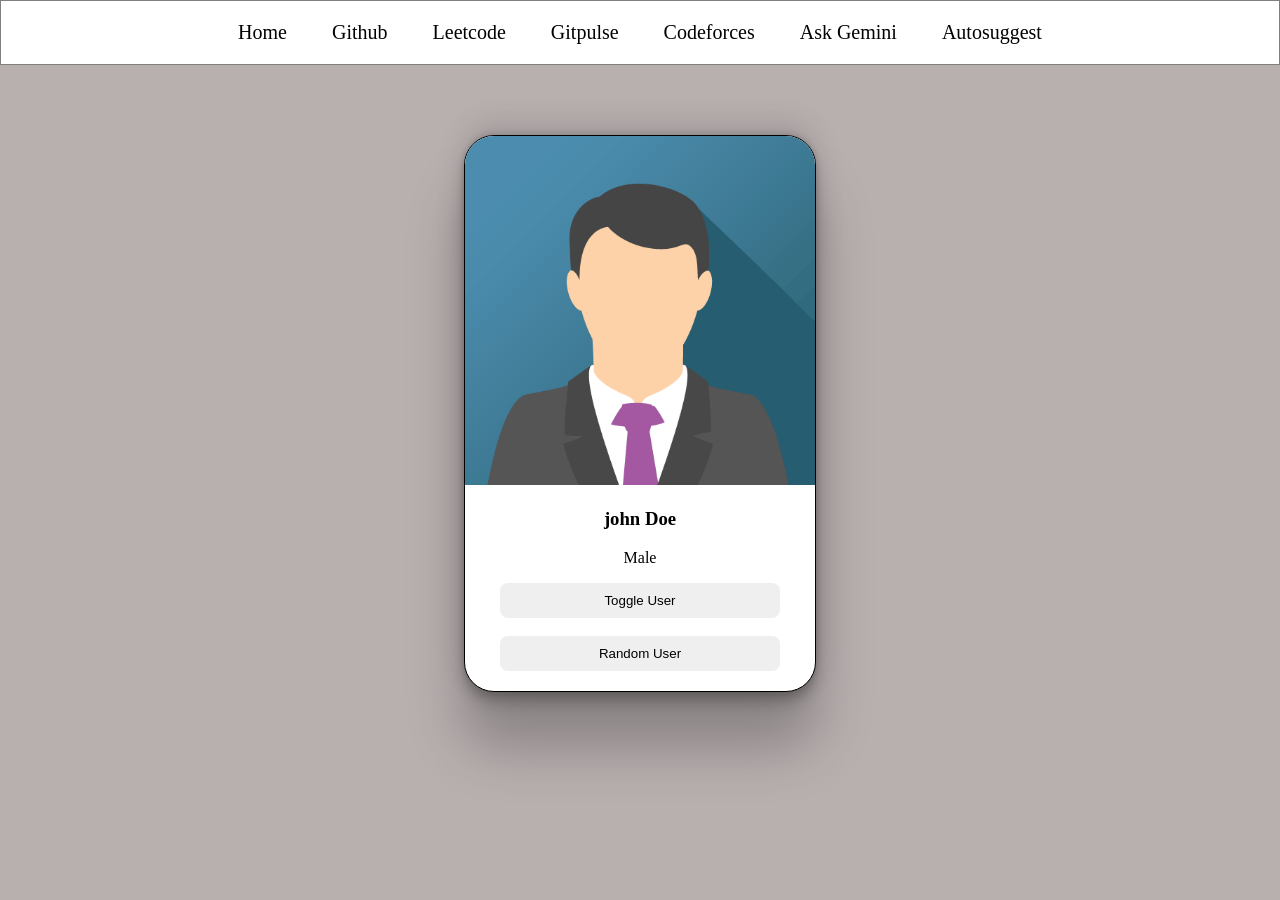
<file: target/classes/static/INDEX.html>
<!DOCTYPE html>
<html lang="en">
<head>
    <meta charset="UTF-8">
    <meta name="viewport" content="width=device-width, initial-scale=1.0">
    <title>AutoSuggest</title>
    <link rel="stylesheet" href="index.css">
</head>
<body>
    <div class="navbar">
        <a href="">Home</a>
        <a href="https://github.com/">Github</a>
        <a href="leetcode-stats.html" target="_blank">Leetcode</a>
        <a href="gitpulse.html" target="_blank">Gitpulse</a>
        <a href="codeforces-stats.html" target="_blank">Codeforces</a>
        <a herf="ask-gemini.html" target="_blank">Ask Gemini</a>
        <a href="autosuggest.html">Autosuggest</a>
     </div>
     <div class="card">
        <img id="user-image" src="john.png" alt="imgae not found">
        <h3 id="user-name">john Doe</h3>
        <p id="user-gender">Male</p>
        <button onclick="toggleUser()">Toggle User</button>
        <br>
        <br>
        <button onclick="randomUser()">Random User</button>
     </div>
    <script src="index.js"></script>
</body>
</html>
</file>
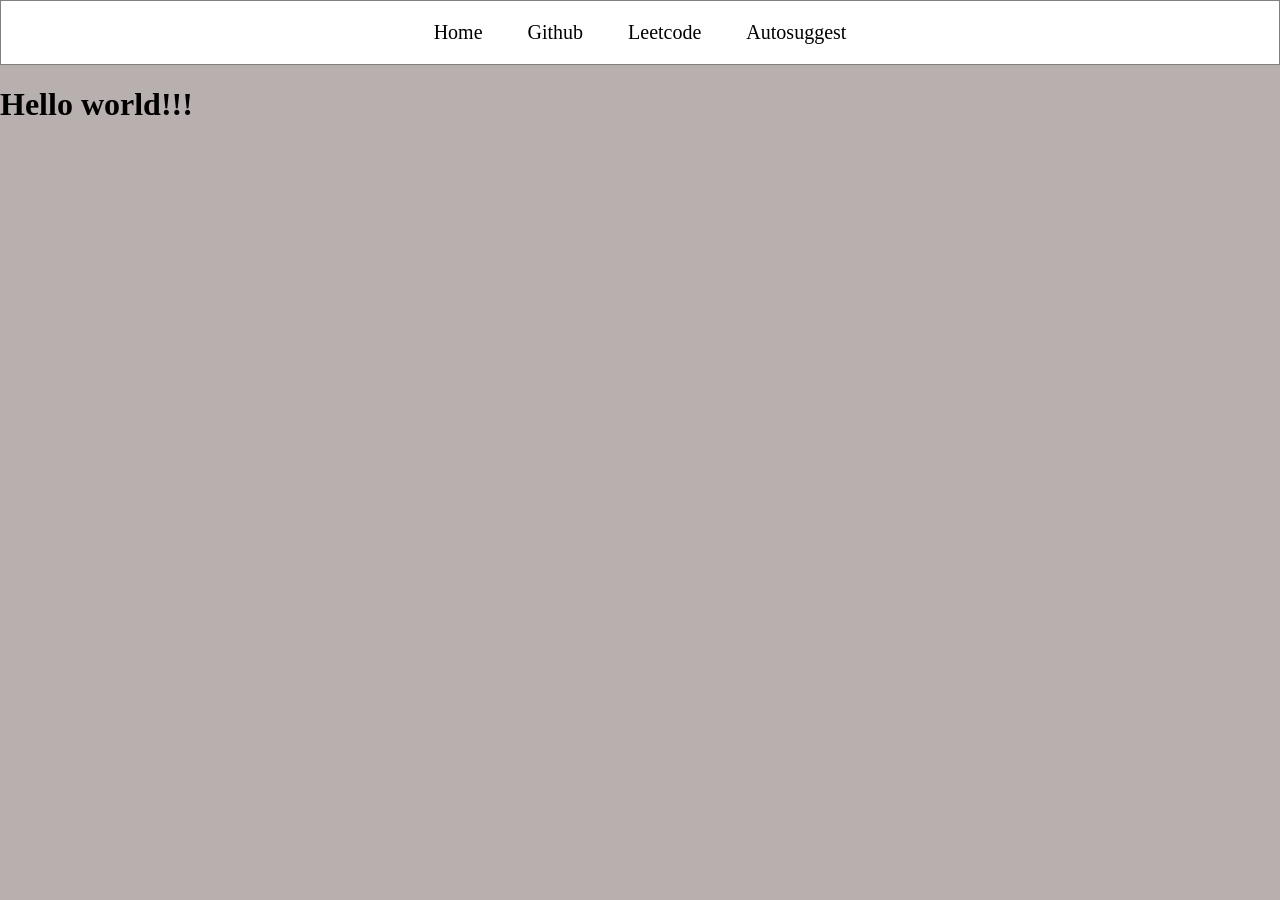
<file: src/main/resources/static/INDEX.html>
<!DOCTYPE html>
<html lang="en">
<head>
    <meta charset="UTF-8">
    <meta name="viewport" content="width=device-width, initial-scale=1.0">
    <title>AutoSuggest</title>
    <link rel="stylesheet" href="index.css">
</head>
<body>
    <div class="navbar">
        <a href="">Home</a>
        <a href="https://github.com/">Github</a>
        <a href="">Leetcode</a>
        <a href="">Autosuggest</a>
     </div>
    <h1>Hello world!!!</h1>
    <script src="index.js"></script>
</body>
</html>
</file>
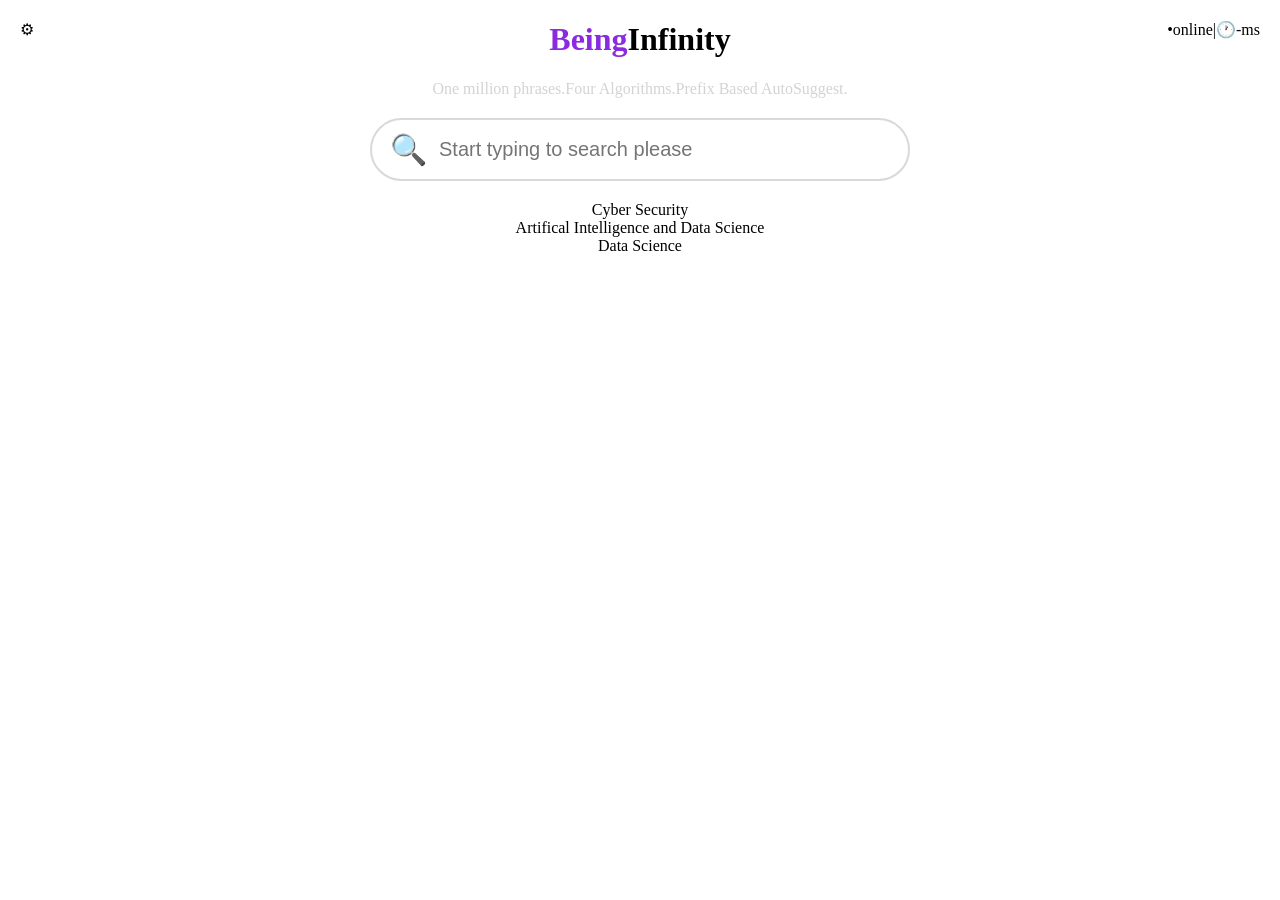
<file: target/classes/static/autosuggest.html>
<!DOCTYPE html>
<html lang="en">
<head>
    <meta charset="UTF-8">
    <meta name="viewport" content="width=device-width, initial-scale=1.0">
    <title>Begin Infinity</title>
</head>
<body>
    <span class="gear">&#9881;</span>
    <span class="pill"> &bull;online|&#128336;-ms</span >
    <h1><span style="color: blueviolet;">Being</span>Infinity</h1>
    <p style="color: lightgray;">One million phrases.Four Algorithms.Prefix Based AutoSuggest.</p>
    <div class="search-bar">
        <span class="searchicon">&#128269;</span>
        <input type="text" placeholder="Start typing to search please">
    </div>
    <div class="search suggestions">
        <div>Cyber Security</div>
        <div>Artifical Intelligence and Data Science</div>
        <div>Data Science</div> 
    </div>
    <style>
        body{
            text-align: center;

        }
        .gear{
            position: fixed;
            top:20px;
            left:20px;
        }
        .pill{
            position: fixed;
            top: 20px;
            right:20px;
        }
        .searchicon{
            font-size: 30px;
        }
        .search-bar{
            width: 500px;
            margin: 20px auto;
            padding: 12px 18px;
            border:2px solid #d9d9d9;
            border-radius: 50px;
            display: flex;
            align-items: center;
            gap: 10px;
        }
        .search-bar input{
            border-radius: 10px;
            border:none;
            outline: none;
            width: 80%;
            font-size: 20px;
            position: relative;
            background:transparent; 
        }

    </style>
<script>
    function getSugesstion(){
        
    }

</script>

</body>
</html>
</file>
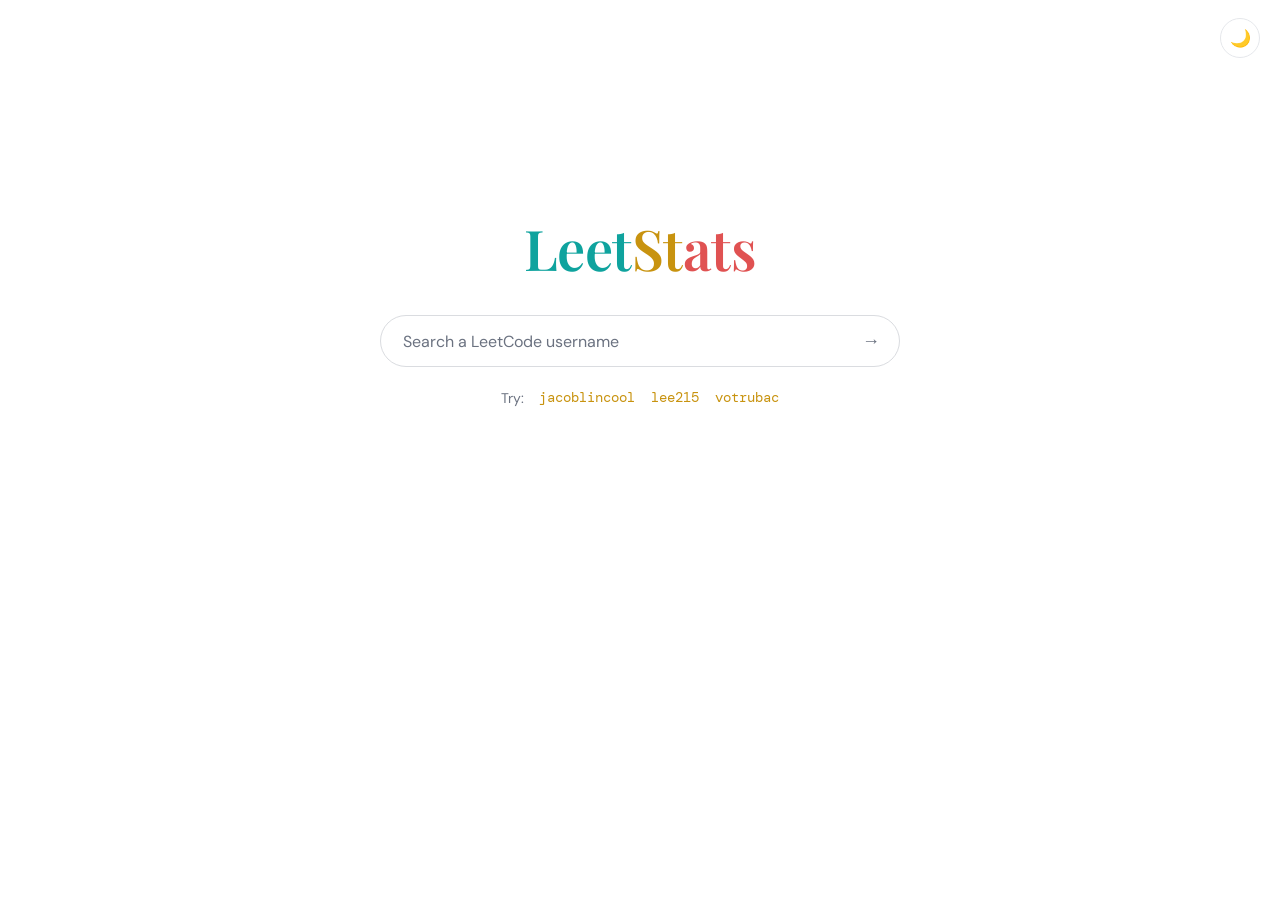
<file: target/classes/static/leetcode-stats.html>
<!DOCTYPE html>
<html lang="en" data-theme="light">
<head>
<meta charset="UTF-8">
<meta name="viewport" content="width=device-width, initial-scale=1.0">
<title>LeetStats</title>
<link rel="preconnect" href="https://fonts.googleapis.com">
<link rel="preconnect" href="https://fonts.gstatic.com" crossorigin>
<link href="https://fonts.googleapis.com/css2?family=Playfair+Display:wght@600&family=DM+Sans:wght@400;500;700&family=DM+Mono:wght@400;500&display=swap" rel="stylesheet">
<style>
  :root, [data-theme="light"] {
    --bg: #ffffff;
    --text: #1f2328;
    --muted: #6b7280;
    --line: #e5e7eb;
    --surface: #ffffff;
    --input-border: #dadce0;
    --input-shadow: rgba(32, 33, 36, 0.12);
    --track: #f0f1f3;
    --easy: #0fa39e;
    --medium: #c8930f;
    --hard: #e05252;
    --accent: #c8930f;
    --card-shadow: 0 1px 3px rgba(32, 33, 36, 0.08), 0 8px 28px rgba(32, 33, 36, 0.06);
  }
  [data-theme="dark"] {
    --bg: #0a0b0d;
    --text: #e9e7e2;
    --muted: #8b8f98;
    --line: rgba(255, 255, 255, 0.09);
    --surface: #121418;
    --input-border: rgba(255, 255, 255, 0.14);
    --input-shadow: rgba(0, 0, 0, 0.5);
    --track: rgba(255, 255, 255, 0.08);
    --easy: #3ddad7;
    --medium: #e3b341;
    --hard: #ff6b6b;
    --accent: #e3b341;
    --card-shadow: 0 20px 50px rgba(0, 0, 0, 0.45);
  }

  * { margin: 0; padding: 0; box-sizing: border-box; }

  html, body { height: 100%; }

  body {
    background: var(--bg);
    color: var(--text);
    font-family: "DM Sans", system-ui, sans-serif;
    display: flex;
    flex-direction: column;
    align-items: center;
    transition: background 0.25s, color 0.25s;
  }

  /* theme toggle, top right */
  .theme-toggle {
    position: fixed;
    top: 18px;
    right: 20px;
    width: 40px;
    height: 40px;
    border-radius: 50%;
    border: 1px solid var(--line);
    background: var(--surface);
    color: var(--text);
    font-size: 17px;
    cursor: pointer;
    display: flex;
    align-items: center;
    justify-content: center;
    transition: background 0.25s, border-color 0.25s, transform 0.15s;
    z-index: 10;
  }
  .theme-toggle:hover { transform: scale(1.06); }
  .theme-toggle:focus-visible { outline: 2px solid var(--accent); outline-offset: 2px; }

  main {
    width: 100%;
    max-width: 640px;
    padding: 0 24px 64px;
    display: flex;
    flex-direction: column;
    align-items: center;
    /* Google-style: sits a bit above vertical center when idle */
    margin-top: clamp(96px, 24vh, 210px);
    transition: margin-top 0.45s cubic-bezier(0.3, 0.8, 0.3, 1);
  }
  body.has-result main { margin-top: 72px; }

  .wordmark {
    font-family: "Playfair Display", serif;
    font-weight: 600;
    font-size: clamp(40px, 8vw, 56px);
    letter-spacing: -0.01em;
    margin-bottom: 30px;
    user-select: none;
  }
  .wordmark .l { color: var(--easy); }
  .wordmark .e { color: var(--medium); }
  .wordmark .t { color: var(--hard); }

  /* search */
  .search {
    width: 100%;
    max-width: 520px;
    display: flex;
    align-items: center;
    gap: 12px;
    background: var(--surface);
    border: 1px solid var(--input-border);
    border-radius: 999px;
    padding: 0 8px 0 22px;
    height: 52px;
    transition: box-shadow 0.2s, border-color 0.2s, background 0.25s;
  }
  .search:focus-within {
    box-shadow: 0 2px 10px var(--input-shadow);
    border-color: transparent;
  }
  [data-theme="dark"] .search:focus-within { border-color: var(--accent); box-shadow: none; }

  .search input {
    flex: 1;
    min-width: 0;
    border: none;
    outline: none;
    background: transparent;
    color: var(--text);
    font-family: "DM Mono", monospace;
    font-size: 16px;
  }
  .search input::placeholder { color: var(--muted); font-family: "DM Sans", sans-serif; }

  .search button {
    border: none;
    background: transparent;
    color: var(--muted);
    font-size: 18px;
    width: 40px;
    height: 40px;
    border-radius: 50%;
    cursor: pointer;
    display: flex;
    align-items: center;
    justify-content: center;
    transition: color 0.15s, background 0.15s;
  }
  .search button:hover { color: var(--accent); background: var(--track); }
  .search button:focus-visible { outline: 2px solid var(--accent); outline-offset: 1px; }
  .search button:disabled { opacity: 0.45; cursor: wait; }

  .try {
    margin-top: 20px;
    font-size: 14px;
    color: var(--muted);
    display: flex;
    gap: 14px;
    align-items: center;
    flex-wrap: wrap;
    justify-content: center;
  }
  .try button {
    background: none;
    border: none;
    padding: 2px 1px;
    color: var(--accent);
    font-family: "DM Mono", monospace;
    font-size: 13.5px;
    cursor: pointer;
    border-bottom: 1px dashed transparent;
    transition: border-color 0.15s;
  }
  .try button:hover { border-bottom-color: var(--accent); }
  .try button:focus-visible { outline: 2px solid var(--accent); outline-offset: 2px; }

  /* states */
  .loader {
    margin-top: 52px;
    width: 34px; height: 34px;
    border: 3px solid var(--track);
    border-top-color: var(--accent);
    border-radius: 50%;
    animation: spin 0.8s linear infinite;
  }
  @keyframes spin { to { transform: rotate(360deg); } }

  .error {
    margin-top: 44px;
    text-align: center;
    color: var(--muted);
    font-size: 14.5px;
    line-height: 1.6;
    max-width: 420px;
  }
  .error b { color: var(--hard); font-weight: 700; display: block; margin-bottom: 4px; }

  /* card */
  .card {
    width: 100%;
    margin-top: 44px;
    background: var(--surface);
    border: 1px solid var(--line);
    border-radius: 18px;
    padding: 30px 34px;
    box-shadow: var(--card-shadow);
    animation: rise 0.45s cubic-bezier(0.2, 0.7, 0.3, 1) both;
    transition: background 0.25s, border-color 0.25s;
  }
  @keyframes rise {
    from { opacity: 0; transform: translateY(14px); }
    to   { opacity: 1; transform: translateY(0); }
  }

  .card-head {
    display: flex;
    justify-content: space-between;
    align-items: baseline;
    gap: 10px;
    flex-wrap: wrap;
    margin-bottom: 26px;
  }
  .card-head a {
    font-family: "Playfair Display", serif;
    font-size: 23px;
    font-weight: 600;
    color: var(--text);
    text-decoration: none;
  }
  .card-head a:hover { color: var(--accent); }
  .card-head .rank {
    font-family: "DM Mono", monospace;
    font-size: 13px;
    color: var(--muted);
  }
  .card-head .rank b { color: var(--accent); font-weight: 500; }

  .card-body {
    display: grid;
    grid-template-columns: 168px 1fr;
    gap: 34px;
    align-items: center;
  }

  .ring-wrap { position: relative; width: 168px; height: 168px; margin: 0 auto; }
  .ring-wrap svg { transform: rotate(-90deg); display: block; }
  .ring-track { fill: none; stroke: var(--track); stroke-width: 9; }
  .ring-fill {
    fill: none;
    stroke: var(--accent);
    stroke-width: 9;
    stroke-linecap: round;
    transition: stroke-dashoffset 1.1s cubic-bezier(0.3, 0.8, 0.3, 1), stroke 0.25s;
  }
  .ring-center {
    position: absolute; inset: 0;
    display: flex; flex-direction: column;
    align-items: center; justify-content: center;
  }
  .ring-center .big {
    font-family: "DM Mono", monospace;
    font-size: 36px;
    line-height: 1;
  }
  .ring-center .small {
    color: var(--muted);
    font-size: 11.5px;
    margin-top: 6px;
    letter-spacing: 0.06em;
    text-transform: uppercase;
  }

  .bars { display: flex; flex-direction: column; gap: 18px; }
  .bar-top {
    display: flex;
    justify-content: space-between;
    align-items: baseline;
    margin-bottom: 7px;
  }
  .bar-top .label {
    font-size: 12.5px;
    font-weight: 700;
    letter-spacing: 0.09em;
    text-transform: uppercase;
  }
  .bar-top .nums {
    font-family: "DM Mono", monospace;
    font-size: 13px;
    color: var(--muted);
  }
  .bar-top .nums b { color: var(--text); font-weight: 500; }
  .bar-track { height: 7px; border-radius: 99px; background: var(--track); overflow: hidden; }
  .bar-fill { height: 100%; width: 0; border-radius: 99px; transition: width 1.1s cubic-bezier(0.3, 0.8, 0.3, 1); }
  .easy   .label { color: var(--easy); }   .easy   .bar-fill { background: var(--easy); }
  .medium .label { color: var(--medium); } .medium .bar-fill { background: var(--medium); }
  .hard   .label { color: var(--hard); }   .hard   .bar-fill { background: var(--hard); }

  .hidden { display: none !important; }

  @media (max-width: 540px) {
    .card { padding: 24px 20px; }
    .card-body { grid-template-columns: 1fr; gap: 26px; }
  }

  @media (prefers-reduced-motion: reduce) {
    * { animation: none !important; transition: none !important; }
  }
</style>
</head>
<body>
  <button class="theme-toggle" id="theme-toggle" aria-label="Switch theme" title="Switch theme">🌙</button>

  <main>
    <h1 class="wordmark"><span class="l">Leet</span><span class="e">St</span><span class="t">ats</span></h1>

    <div class="search">
      <input id="username" type="text" placeholder="Search a LeetCode username" autocomplete="off" spellcheck="false" aria-label="LeetCode username">
      <button id="go" aria-label="Fetch stats" title="Fetch stats">→</button>
    </div>

    <div class="try">
      <span>Try:</span>
      <button data-u="jacoblincool">jacoblincool</button>
      <button data-u="lee215">lee215</button>
      <button data-u="votrubac">votrubac</button>
    </div>

    <div id="loading" class="loader hidden" role="status" aria-label="Loading"></div>

    <div id="error" class="error hidden" role="alert">
      <b>Couldn't fetch that profile</b>
      <span id="error-msg"></span>
    </div>

    <section id="card" class="card hidden" aria-live="polite">
      <div class="card-head">
        <a id="profile-link" href="#" target="_blank" rel="noopener"></a>
        <span class="rank">Rank <b id="ranking">—</b></span>
      </div>
      <div class="card-body">
        <div class="ring-wrap">
          <svg width="168" height="168" viewBox="0 0 168 168" aria-hidden="true">
            <circle class="ring-track" cx="84" cy="84" r="74"></circle>
            <circle class="ring-fill" id="ring" cx="84" cy="84" r="74"></circle>
          </svg>
          <div class="ring-center">
            <div class="big" id="total-solved">0</div>
            <div class="small" id="total-label">solved</div>
          </div>
        </div>
        <div class="bars">
          <div class="bar-row easy">
            <div class="bar-top"><span class="label">Easy</span>
              <span class="nums"><b id="easy-solved">0</b> / <span id="easy-total">0</span></span></div>
            <div class="bar-track"><div class="bar-fill" id="easy-bar"></div></div>
          </div>
          <div class="bar-row medium">
            <div class="bar-top"><span class="label">Medium</span>
              <span class="nums"><b id="medium-solved">0</b> / <span id="medium-total">0</span></span></div>
            <div class="bar-track"><div class="bar-fill" id="medium-bar"></div></div>
          </div>
          <div class="bar-row hard">
            <div class="bar-top"><span class="label">Hard</span>
              <span class="nums"><b id="hard-solved">0</b> / <span id="hard-total">0</span></span></div>
            <div class="bar-track"><div class="bar-fill" id="hard-bar"></div></div>
          </div>
        </div>
      </div>
    </section>
  </main>

<script>
(function () {
  "use strict";

  /* ---------- theme ---------- */
  var root = document.documentElement;
  var toggle = document.getElementById("theme-toggle");
  var prefersDark = window.matchMedia("(prefers-color-scheme: dark)").matches;
  setTheme(prefersDark ? "dark" : "light");

  function setTheme(t) {
    root.setAttribute("data-theme", t);
    toggle.textContent = t === "dark" ? "☀️" : "🌙";
  }
  toggle.addEventListener("click", function () {
    setTheme(root.getAttribute("data-theme") === "dark" ? "light" : "dark");
  });

  /* ---------- elements ---------- */
  var input = document.getElementById("username");
  var goBtn = document.getElementById("go");
  var loadingEl = document.getElementById("loading");
  var errorEl = document.getElementById("error");
  var errorMsg = document.getElementById("error-msg");
  var cardEl = document.getElementById("card");

  var RING_R = 74;
  var RING_C = 2 * Math.PI * RING_R;
  var ring = document.getElementById("ring");
  ring.setAttribute("stroke-dasharray", RING_C);
  ring.setAttribute("stroke-dashoffset", RING_C);

  /* ---------- data sources (tried in order) ---------- */
  var SOURCES = [
    {
      url: function (u) { return "https://leetcode-api-faisalshohag.vercel.app/" + encodeURIComponent(u); },
      parse: function (d) {
        if (!d || d.errors || d.totalSolved === undefined) return null;
        return pick(d);
      }
    },
    {
      url: function (u) { return "https://alfa-leetcode-api.onrender.com/userProfile/" + encodeURIComponent(u); },
      parse: function (d) {
        if (!d || d.errors || d.totalSolved === undefined) return null;
        return pick(d);
      }
    },
    {
      url: function (u) { return "https://leetcode-stats-api.herokuapp.com/" + encodeURIComponent(u); },
      parse: function (d) {
        if (!d || d.status !== "success") return null;
        return pick(d);
      }
    }
  ];

  function pick(d) {
    return {
      totalSolved: d.totalSolved, totalQuestions: d.totalQuestions,
      easySolved: d.easySolved, totalEasy: d.totalEasy,
      mediumSolved: d.mediumSolved, totalMedium: d.totalMedium,
      hardSolved: d.hardSolved, totalHard: d.totalHard,
      ranking: d.ranking
    };
  }

  function fetchWithTimeout(url, ms) {
    var ctrl = new AbortController();
    var t = setTimeout(function () { ctrl.abort(); }, ms);
    return fetch(url, { signal: ctrl.signal })
      .then(function (r) { return r.json(); })
      .finally(function () { clearTimeout(t); });
  }

  function fetchStats(username) {
    var i = 0;
    function tryNext() {
      if (i >= SOURCES.length) return Promise.reject(new Error("all sources failed"));
      var src = SOURCES[i++];
      return fetchWithTimeout(src.url(username), 12000)
        .then(function (json) {
          var parsed = src.parse(json);
          return parsed || tryNext();
        })
        .catch(function () { return tryNext(); });
    }
    return tryNext();
  }

  /* ---------- rendering ---------- */
  function fmt(n) {
    if (n === null || n === undefined || isNaN(n)) return "—";
    return Number(n).toLocaleString("en-US");
  }

  function countUp(el, target, ms) {
    var reduce = window.matchMedia("(prefers-reduced-motion: reduce)").matches;
    if (reduce || !target) { el.textContent = fmt(target || 0); return; }
    var start = performance.now();
    (function step(now) {
      var p = Math.min(((now || performance.now()) - start) / ms, 1);
      var eased = 1 - Math.pow(1 - p, 3);
      el.textContent = fmt(Math.round(target * eased));
      if (p < 1) requestAnimationFrame(step);
    })();
  }

  function setBar(id, solved, total) {
    var pct = total > 0 ? (solved / total) * 100 : 0;
    document.getElementById(id).style.width = Math.max(pct, solved > 0 ? 2 : 0) + "%";
  }

  function render(username, s) {
    var link = document.getElementById("profile-link");
    link.textContent = username;
    link.href = "https://leetcode.com/u/" + encodeURIComponent(username) + "/";

    document.getElementById("ranking").textContent = "#" + fmt(s.ranking);
    document.getElementById("total-label").textContent = "of " + fmt(s.totalQuestions);
    document.getElementById("easy-solved").textContent = fmt(s.easySolved);
    document.getElementById("easy-total").textContent = fmt(s.totalEasy);
    document.getElementById("medium-solved").textContent = fmt(s.mediumSolved);
    document.getElementById("medium-total").textContent = fmt(s.totalMedium);
    document.getElementById("hard-solved").textContent = fmt(s.hardSolved);
    document.getElementById("hard-total").textContent = fmt(s.totalHard);

    document.body.classList.add("has-result");
    cardEl.classList.remove("hidden");

    requestAnimationFrame(function () {
      requestAnimationFrame(function () {
        countUp(document.getElementById("total-solved"), s.totalSolved, 1100);
        var pct = s.totalQuestions > 0 ? s.totalSolved / s.totalQuestions : 0;
        ring.setAttribute("stroke-dashoffset", RING_C * (1 - pct));
        setBar("easy-bar", s.easySolved, s.totalEasy);
        setBar("medium-bar", s.mediumSolved, s.totalMedium);
        setBar("hard-bar", s.hardSolved, s.totalHard);
      });
    });
  }

  function resetCard() {
    ring.setAttribute("stroke-dashoffset", RING_C);
    ["easy-bar", "medium-bar", "hard-bar"].forEach(function (id) {
      document.getElementById(id).style.width = "0";
    });
    document.getElementById("total-solved").textContent = "0";
  }

  /* ---------- flow ---------- */
  var busy = false;

  function lookup(username) {
    username = (username || "").trim();
    if (!username || busy) return;
    busy = true;

    input.value = username;
    goBtn.disabled = true;
    errorEl.classList.add("hidden");
    cardEl.classList.add("hidden");
    resetCard();
    loadingEl.classList.remove("hidden");

    fetchStats(username)
      .then(function (stats) {
        loadingEl.classList.add("hidden");
        render(username, stats);
      })
      .catch(function () {
        loadingEl.classList.add("hidden");
        errorMsg.textContent = 'No stats found for "' + username +
          '". Check the spelling, or the public stats APIs may be briefly busy — try again in a moment.';
        errorEl.classList.remove("hidden");
      })
      .finally(function () {
        goBtn.disabled = false;
        busy = false;
      });
  }

  goBtn.addEventListener("click", function () { lookup(input.value); });
  input.addEventListener("keydown", function (e) { if (e.key === "Enter") lookup(input.value); });
  document.querySelectorAll(".try button").forEach(function (b) {
    b.addEventListener("click", function () { lookup(b.dataset.u); });
  });
})();
</script>
</body>
</html>
</file>
<file: target/classes/static/index.css>
body{
    margin: 0px;
    background-color: rgb(184,175,175)
}
.navbar{
    border-style: solid;
    border-width: 1px;
    border-color: gray;
    padding: 20px;
    text-align: center;
    font-size: 20px;
    background-color: white;
}

.navbar a{
    padding: 20px;
    text-decoration: none;
    color: black;
    font-size: 20px;
}

.navbar a:hover{
    color: blue;
    background-color: aqua;
}
.card{
    border: 1px solid black;
    width: 350px;
    border-radius: 30px;
    text-align: center;
    margin-top: 70px;
    overflow: hidden;
    margin-left: auto;
    margin-right: auto;
    padding-bottom: 20px;
    background-color: white;
    box-shadow: rgba(0, 0, 0, 0.25) 0px 54px 55px, rgba(0, 0, 0, 0.12) 0px -12px 30px, rgba(0, 0, 0, 0.12) 0px 4px 6px, rgba(0, 0, 0, 0.17) 0px 12px 13px, rgba(0, 0, 0, 0.09) 0px -3px 5px;
}

.card img{
    width: 100%;
}
 .card button{
    padding: 10px;
    width: 80%;
    border-radius: 8px;
    border-style: none;
 }
</file>
<file: src/main/resources/static/index.css>
body{
    margin: 0px;
    background-color: rgb(184,175,175)
}
.navbar{
    border-style: solid;
    border-width: 1px;
    border-color: gray;
    padding: 20px;
    text-align: center;
    font-size: 20px;
    background-color: white;
}

.navbar a{
    padding: 20px;
    text-decoration: none;
    color: black;
    font-size: 20px;
}

.navbar a:hover{
    color: blue;
    background-color: aqua;
}
.card{
    border: 1px solid black;
    width: 350px;
    border-radius: 30px;
    text-align: center;
    margin-top: 70px;
    overflow: hidden;
    margin-left: auto;
    margin-right: auto;
    padding-bottom: 20px;
    background-color: white;
    box-shadow: rgba(0, 0, 0, 0.25) 0px 54px 55px, rgba(0, 0, 0, 0.12) 0px -12px 30px, rgba(0, 0, 0, 0.12) 0px 4px 6px, rgba(0, 0, 0, 0.17) 0px 12px 13px, rgba(0, 0, 0, 0.09) 0px -3px 5px;
}

.card img{
    width: 100%;
}
 .card button{
    padding: 10px;
    width: 80%;
    border-radius: 8px;
    border-style: none;
 }
</file>
